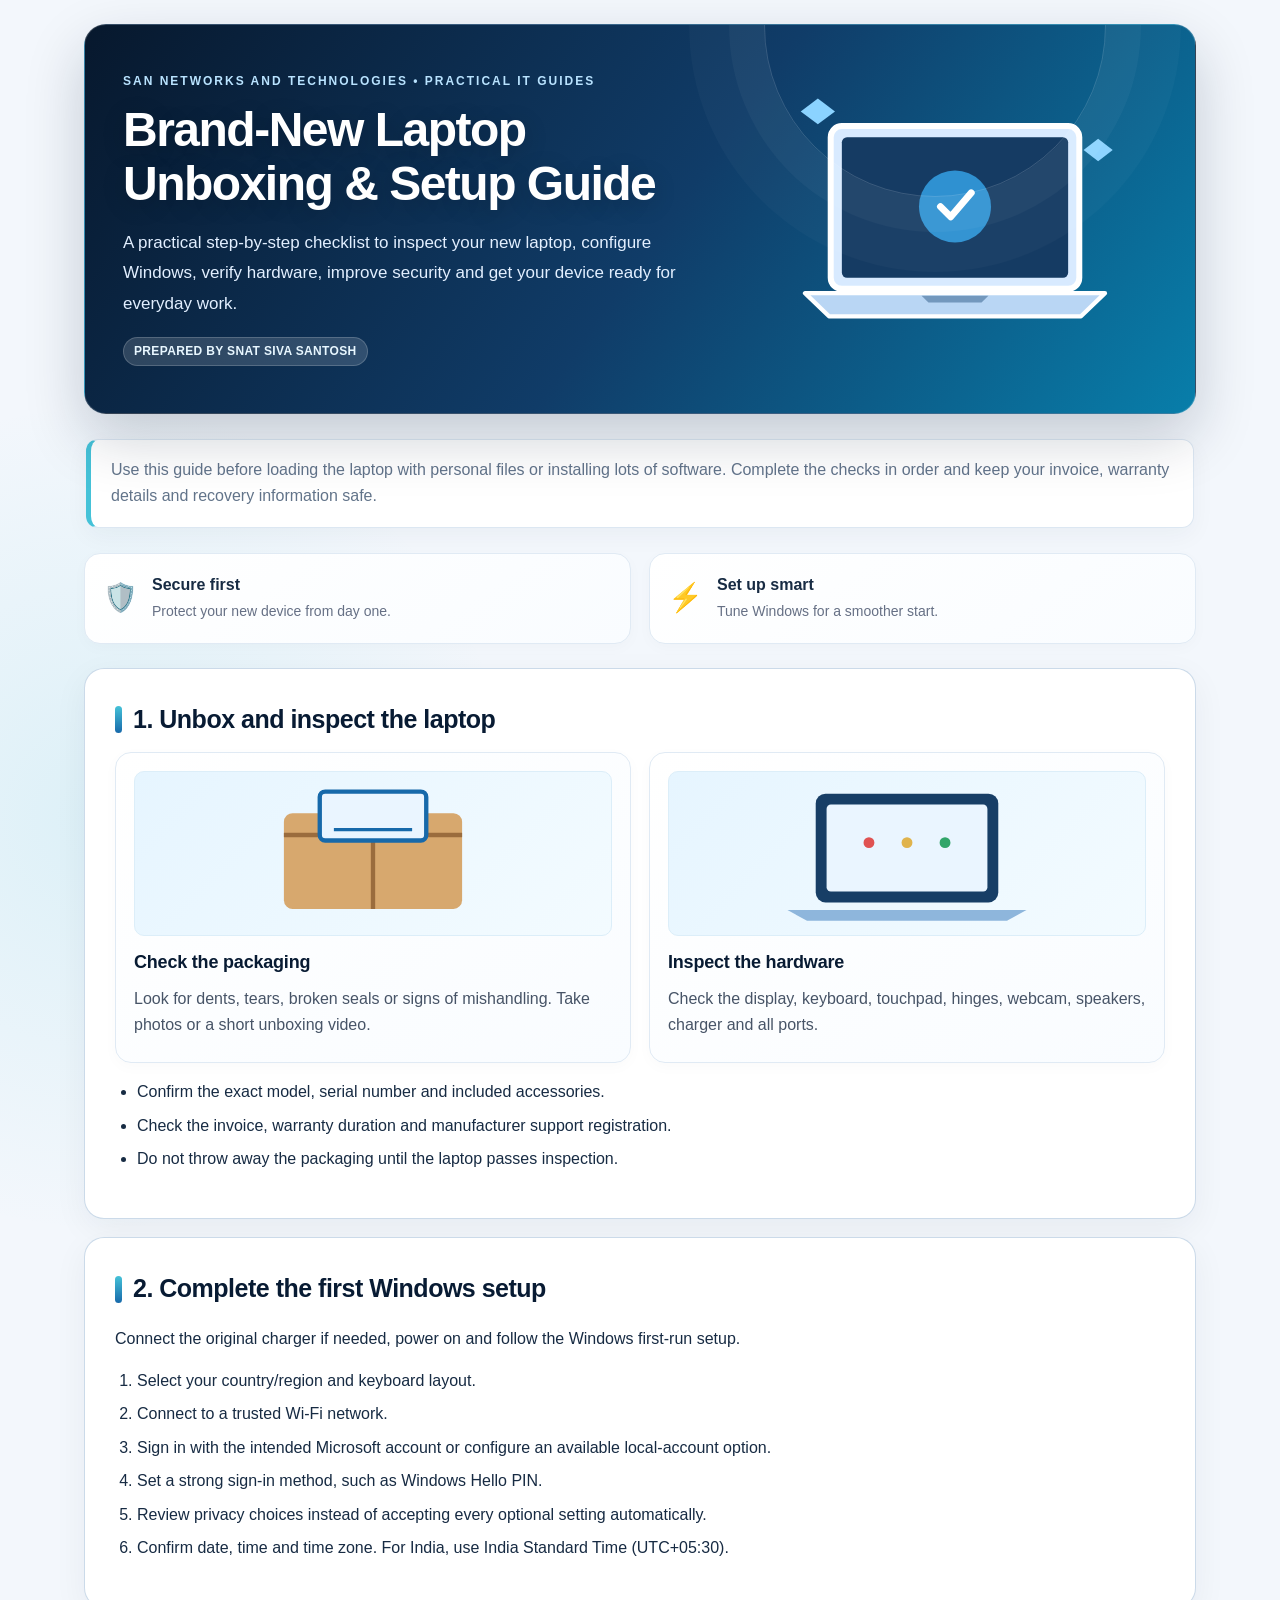
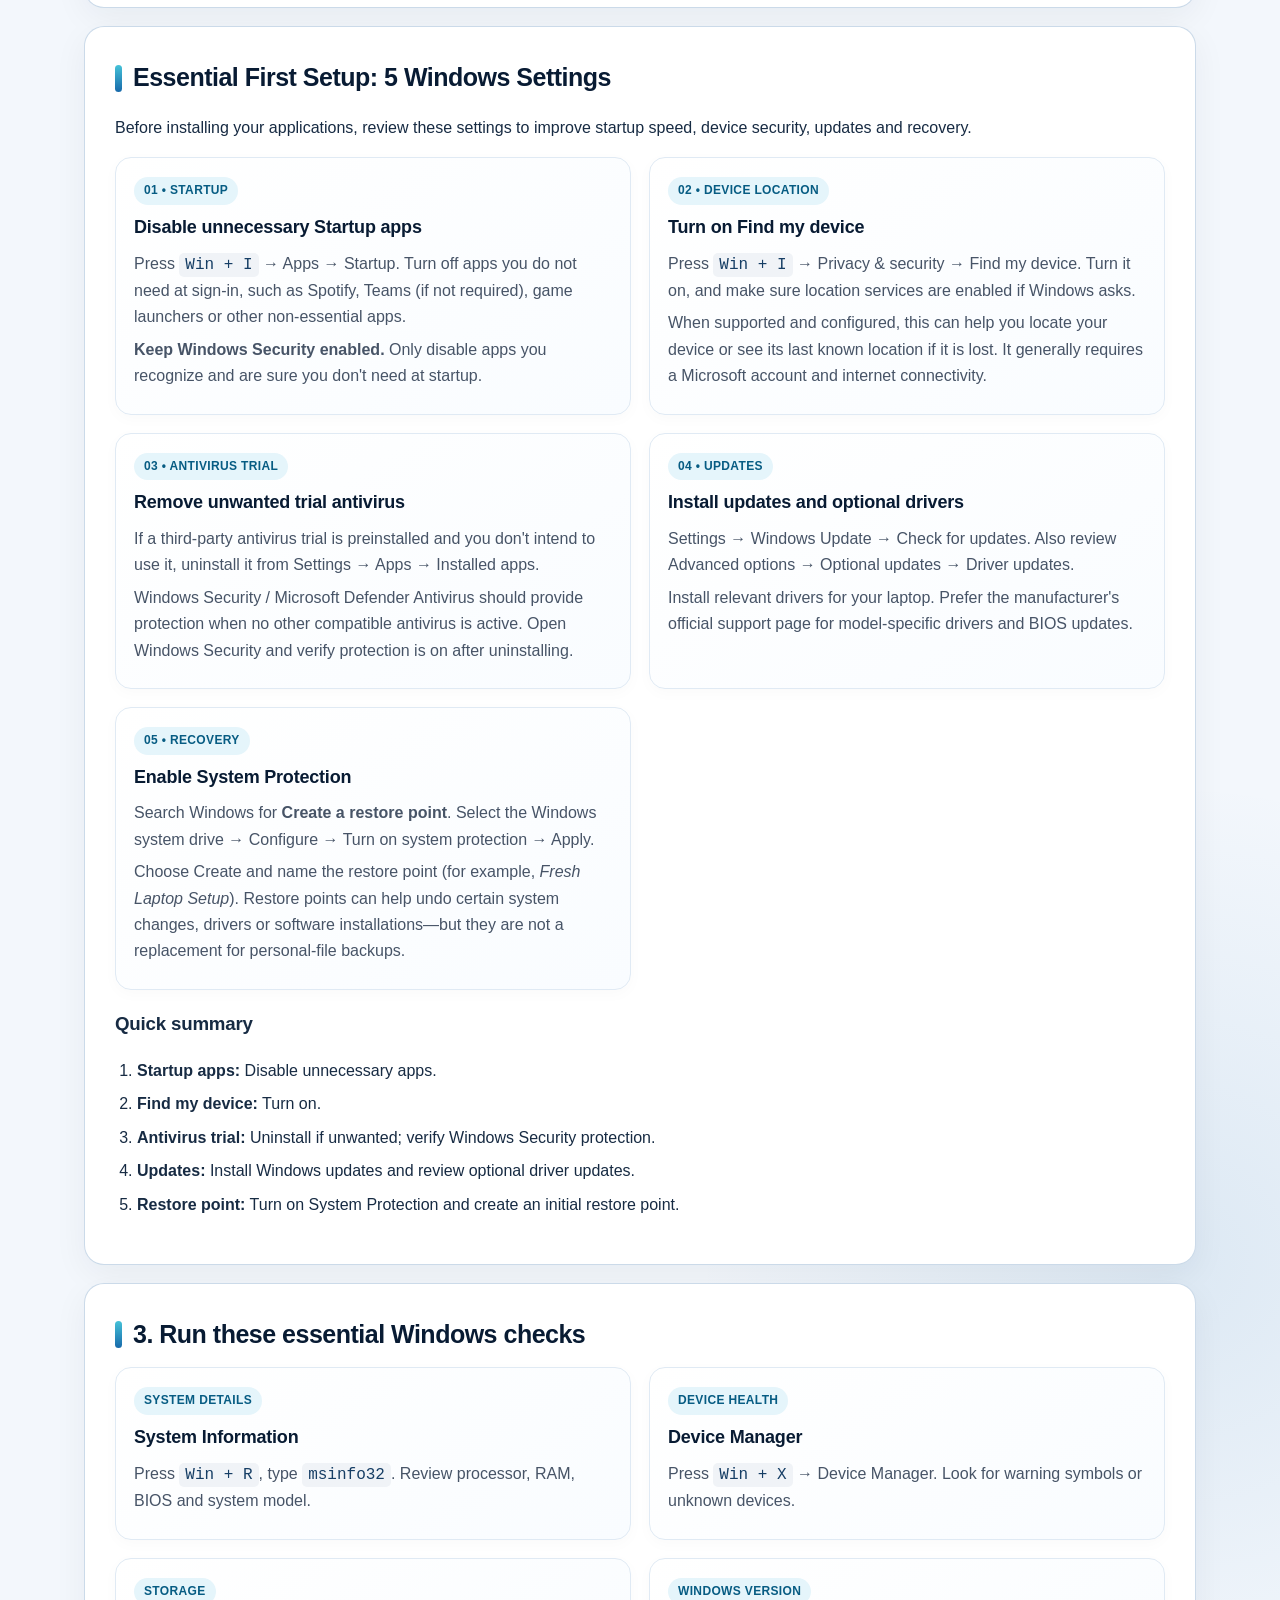
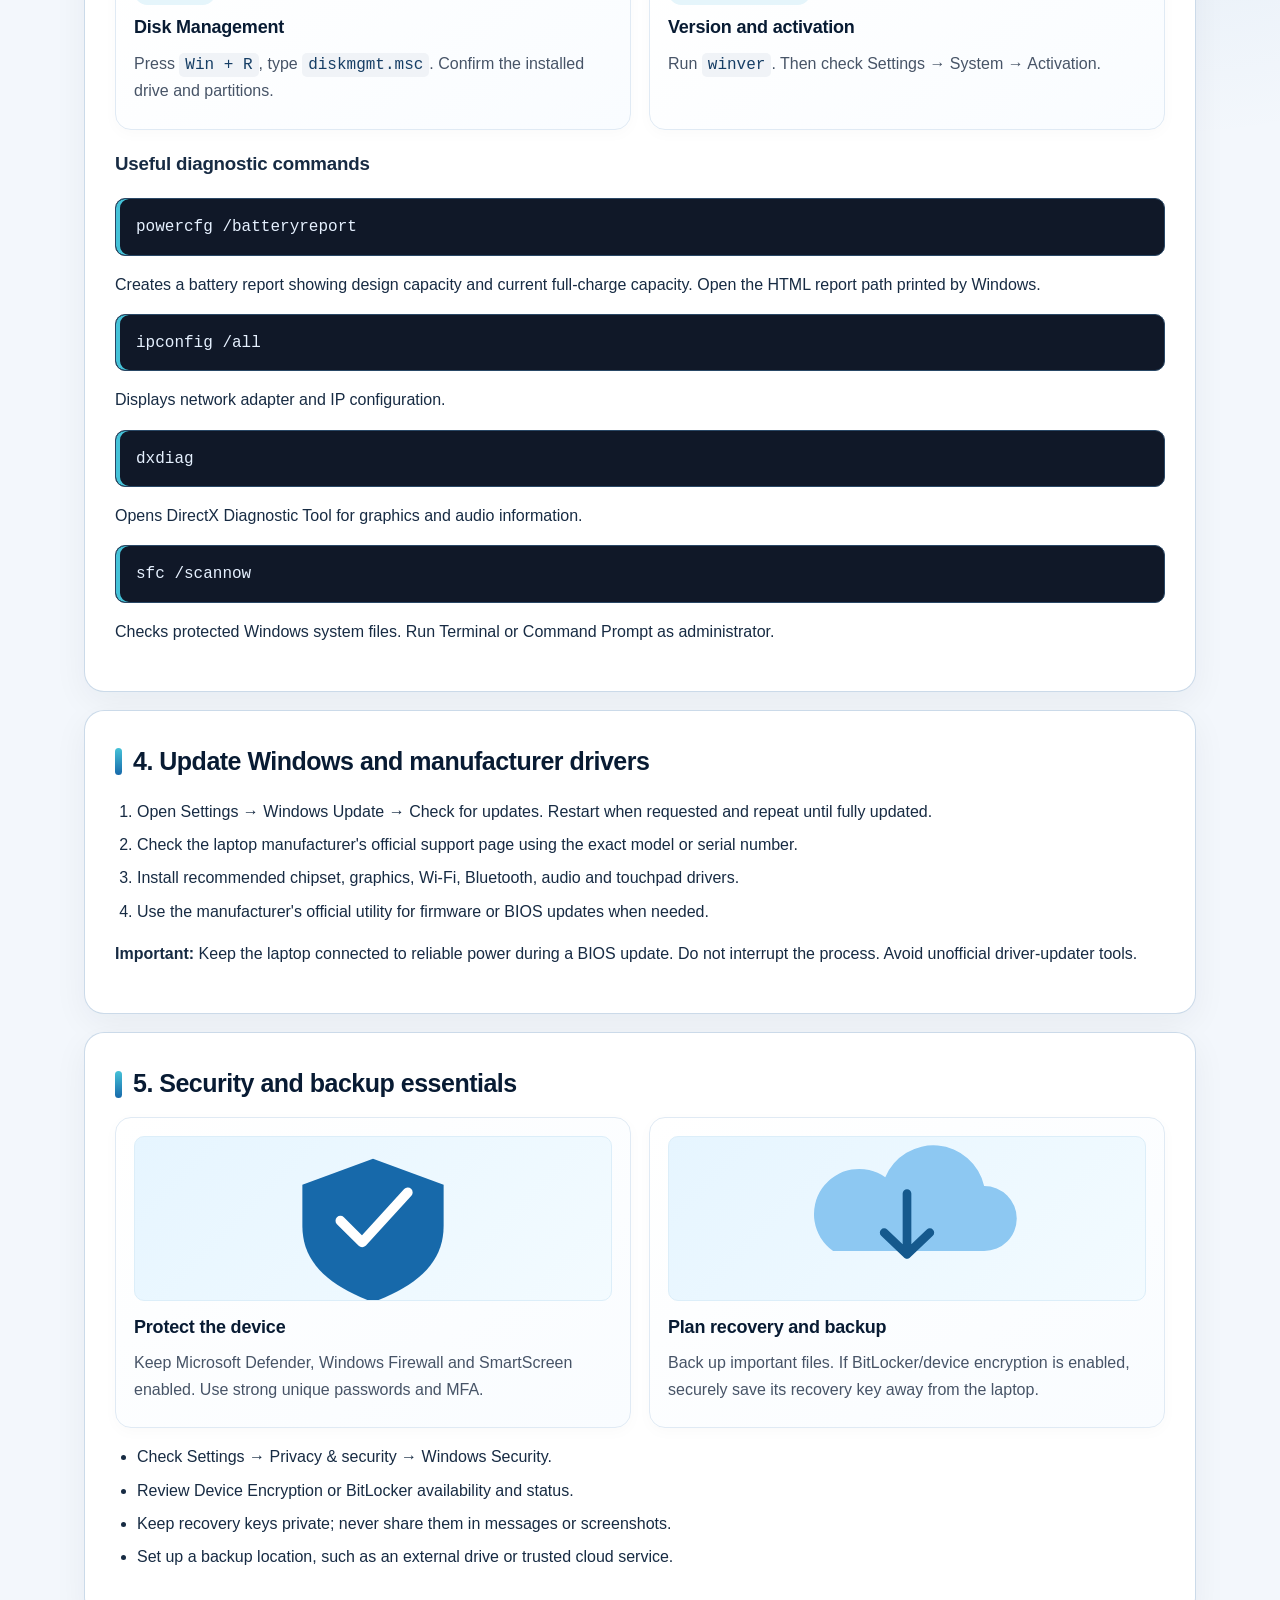
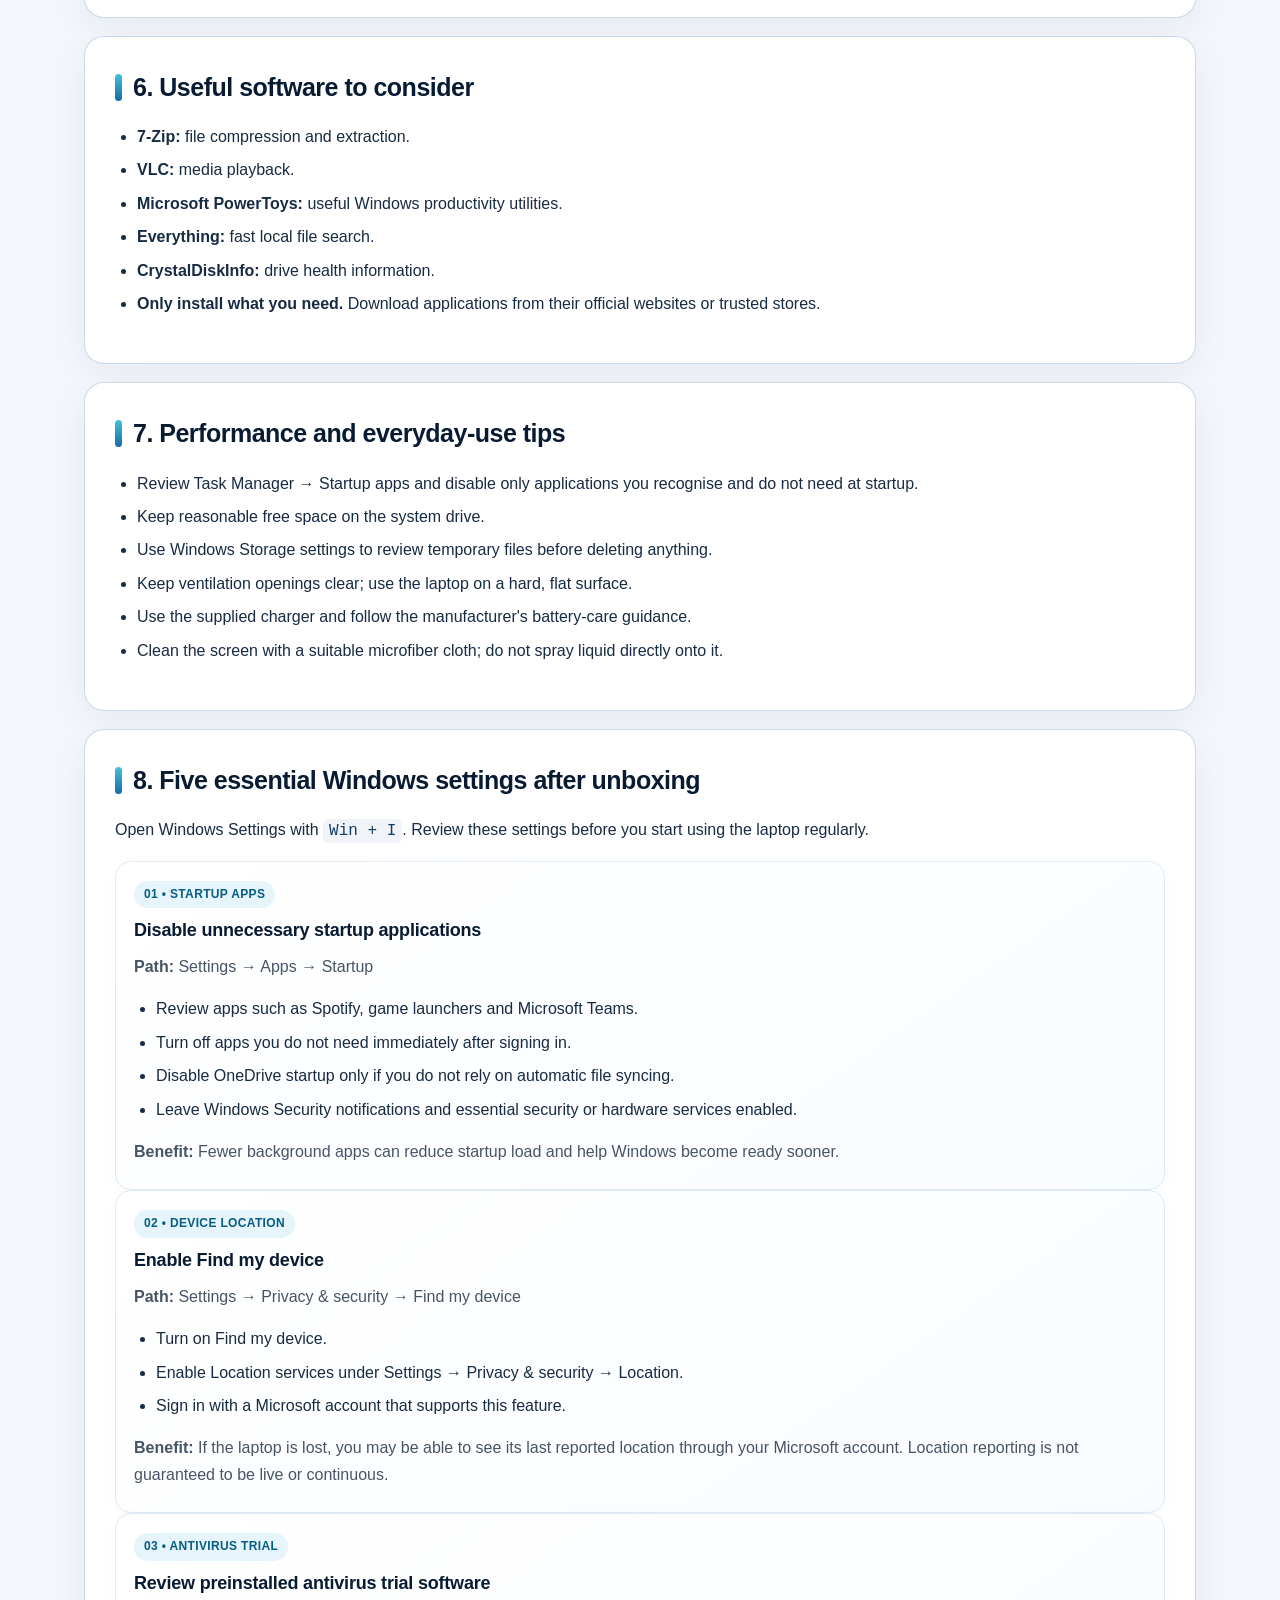
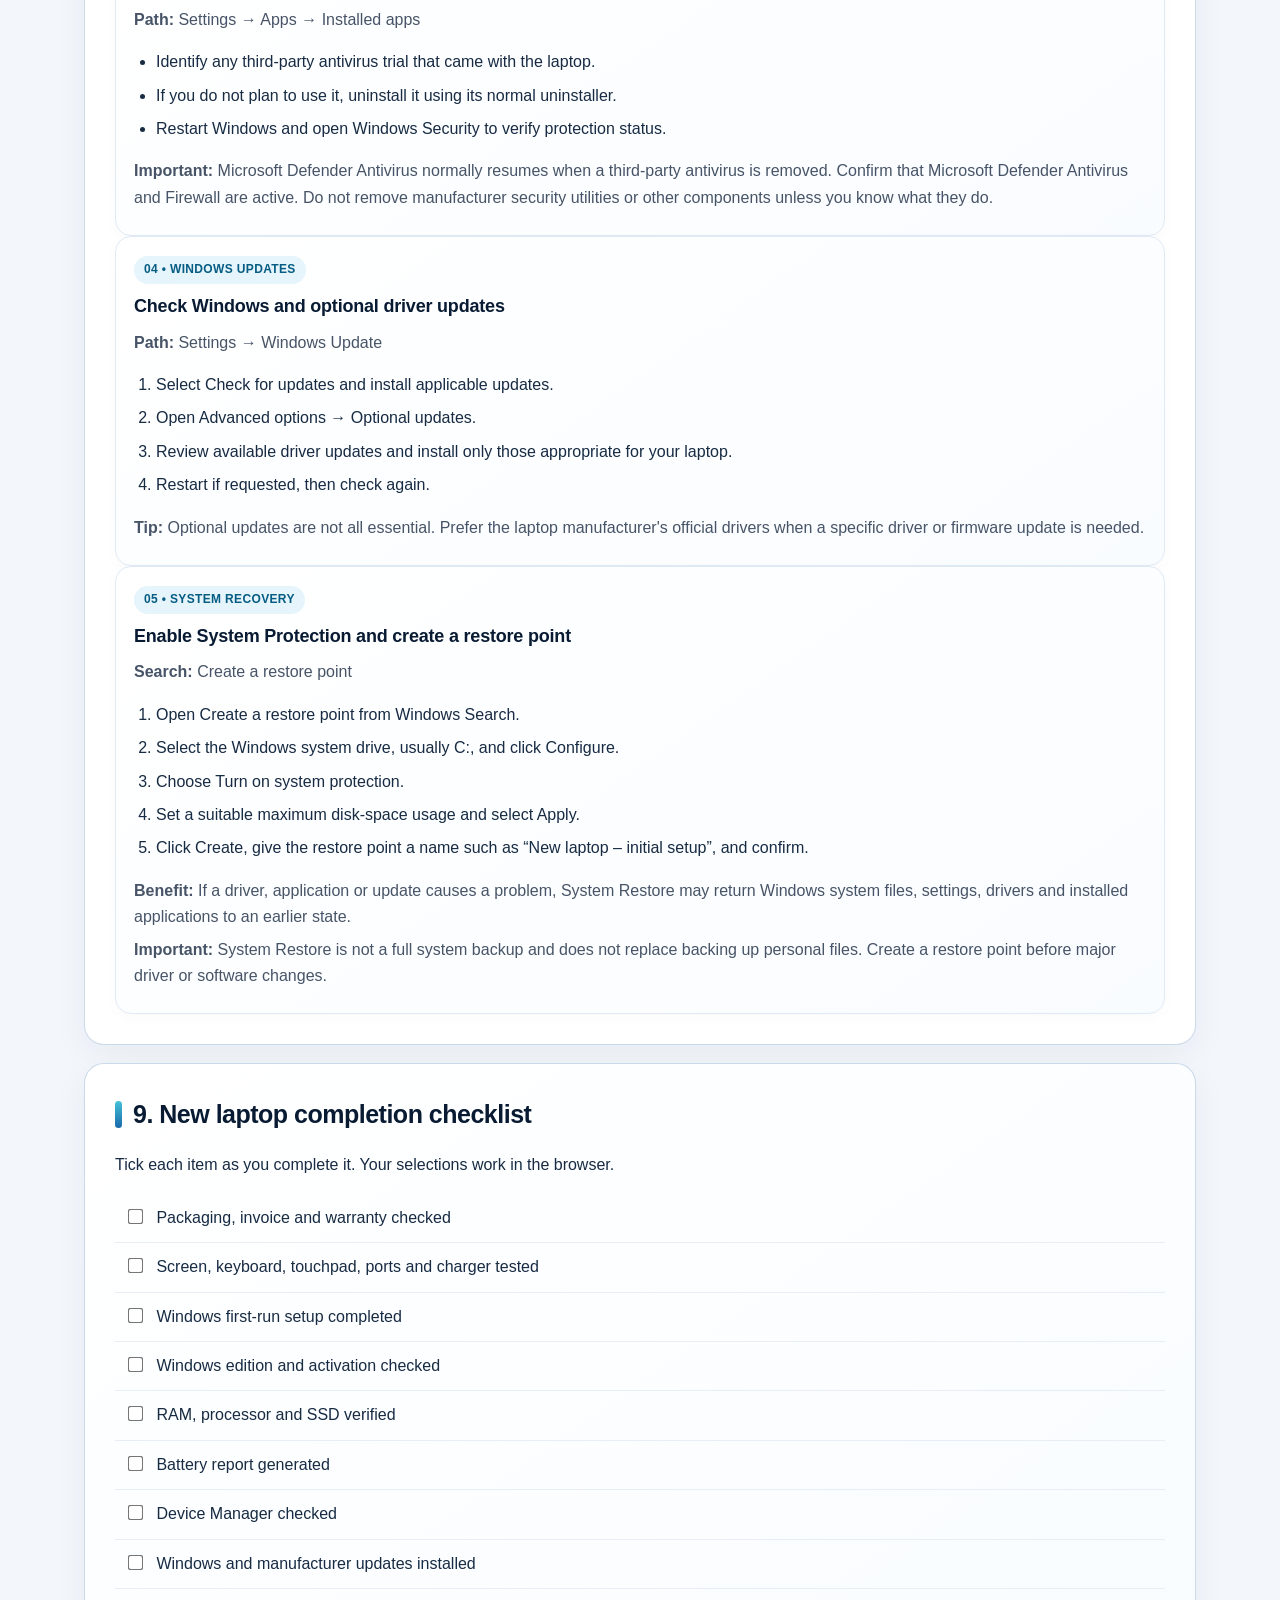
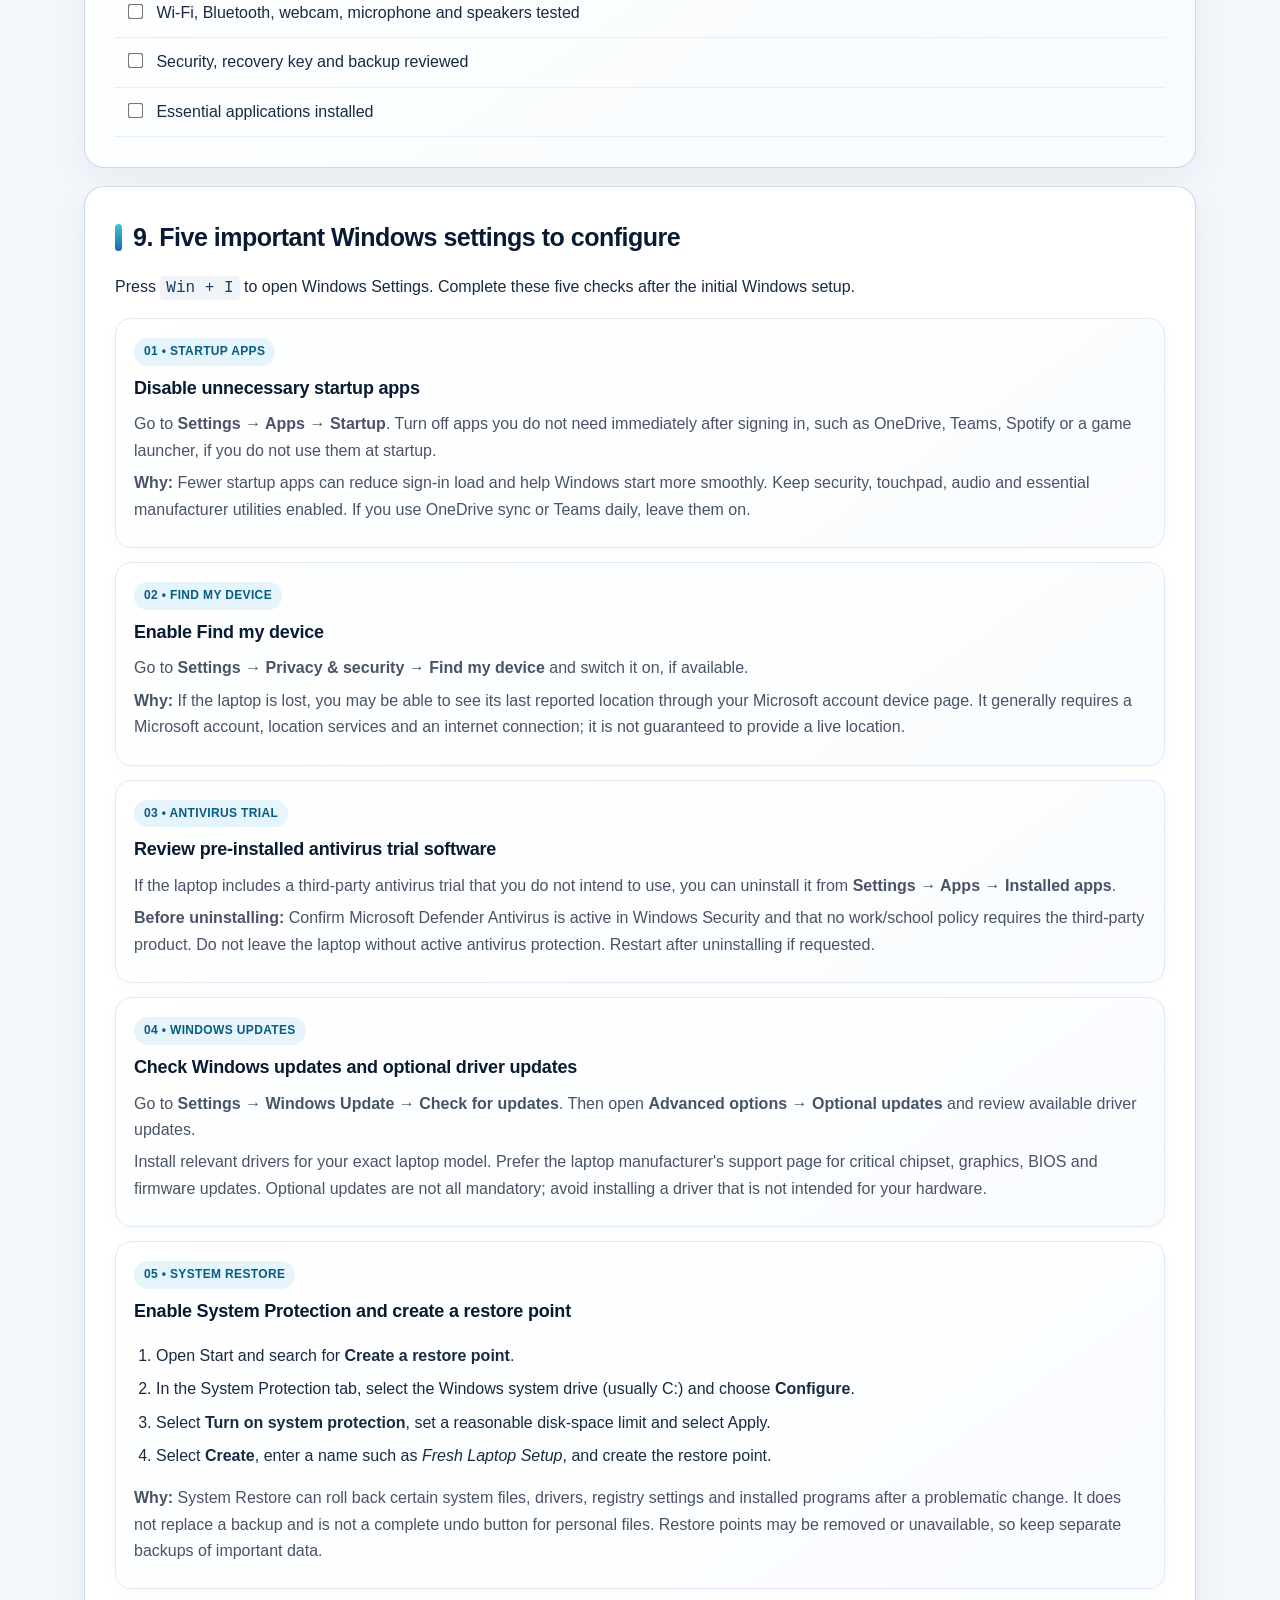
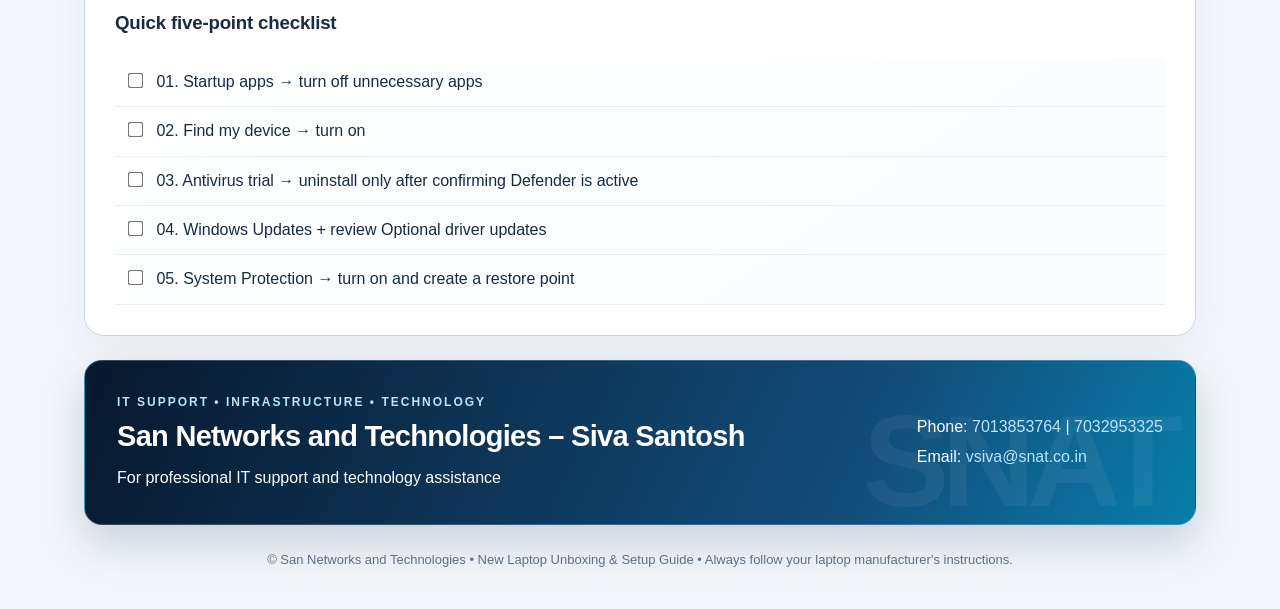
<file: 2026/November/25/New_Laptop_Guide/index.html>
<!DOCTYPE html>
<html lang="en">
<head>
<meta charset="UTF-8">
<meta name="viewport" content="width=device-width, initial-scale=1.0">
<meta name="description" content="New laptop unboxing, Windows setup, security and maintenance guide by SNAT Siva Santosh.">
<title>New Laptop Unboxing & Setup Guide | SNAT</title>
    <link rel="stylesheet" href="style.css">

</head>
<body>
<div class="wrap">
<header class="hero">
 <div><div class="eyebrow">SAN NETWORKS AND TECHNOLOGIES • Practical IT Guides</div><h1>Brand-New Laptop<br>Unboxing & Setup Guide</h1>
 <p>A practical step-by-step checklist to inspect your new laptop, configure Windows, verify hardware, improve security and get your device ready for everyday work.</p>
 <span class="tag">Prepared by SNAT Siva Santosh</span></div>
 <svg class="hero-art" viewBox="0 0 420 300" role="img" aria-label="Illustration of a newly unboxed laptop">
  <rect x="65" y="42" width="290" height="190" rx="13" fill="#d8eaff" stroke="#fff" stroke-width="7"/>
  <rect x="78" y="55" width="264" height="164" rx="6" fill="#153b63"/>
  <circle cx="210" cy="136" r="42" fill="#2f91d1"/><path d="M193 136l12 12 24-28" fill="none" stroke="#fff" stroke-width="8" stroke-linecap="round" stroke-linejoin="round"/>
  <path d="M35 237h350l-28 27H63z" fill="#b9d6f4" stroke="#fff" stroke-width="5" stroke-linejoin="round"/>
  <path d="M171 240h78l-8 8h-62z" fill="#7398bd"/>
  <path d="M30 25l20-15 20 15-20 15z" fill="#8bd3ff"/><path d="M360 70l17-13 17 13-17 13z" fill="#8bd3ff"/>
 </svg>
</header>

<p class="intro">Use this guide before loading the laptop with personal files or installing lots of software. Complete the checks in order and keep your invoice, warranty details and recovery information safe.</p>


<div class="grid" style="margin:18px 0 24px">
 <div class="tip" style="display:flex;align-items:center;gap:14px">
  <div style="font-size:28px">🛡️</div><div><strong>Secure first</strong><br><span style="color:#667085;font-size:14px">Protect your new device from day one.</span></div>
 </div>
 <div class="tip" style="display:flex;align-items:center;gap:14px">
  <div style="font-size:28px">⚡</div><div><strong>Set up smart</strong><br><span style="color:#667085;font-size:14px">Tune Windows for a smoother start.</span></div>
 </div>
</div>
<section class="section">
<h2>1. Unbox and inspect the laptop</h2>
<div class="grid">
 <div class="tip">
  <svg class="illus" viewBox="0 0 320 150" role="img" aria-label="Laptop box and accessories illustration"><rect x="78" y="38" width="164" height="88" rx="8" fill="#d7a86e"/><path d="M78 58h164M160 38v88" stroke="#9a6c3d" stroke-width="4"/><rect x="111" y="18" width="98" height="45" rx="5" fill="#eaf5ff" stroke="#1769aa" stroke-width="4"/><path d="M124 53h72" stroke="#1769aa" stroke-width="3"/></svg>
  <h3>Check the packaging</h3><p>Look for dents, tears, broken seals or signs of mishandling. Take photos or a short unboxing video.</p>
 </div>
 <div class="tip">
  <svg class="illus" viewBox="0 0 320 150" role="img" aria-label="Laptop display inspection illustration"><rect x="76" y="20" width="168" height="100" rx="9" fill="#173e66"/><rect x="86" y="30" width="148" height="80" rx="4" fill="#eaf5ff"/><circle cx="125" cy="65" r="5" fill="#e05252"/><circle cx="160" cy="65" r="5" fill="#e0b34c"/><circle cx="195" cy="65" r="5" fill="#32a56a"/><path d="M50 127h220l-18 10H68z" fill="#8eb6dc"/></svg>
  <h3>Inspect the hardware</h3><p>Check the display, keyboard, touchpad, hinges, webcam, speakers, charger and all ports.</p>
 </div>
</div>
<ul>
<li>Confirm the exact model, serial number and included accessories.</li>
<li>Check the invoice, warranty duration and manufacturer support registration.</li>
<li>Do not throw away the packaging until the laptop passes inspection.</li>
</ul>
</section>

<section class="section">
<h2>2. Complete the first Windows setup</h2>
<p>Connect the original charger if needed, power on and follow the Windows first-run setup.</p>
<ol>
<li>Select your country/region and keyboard layout.</li>
<li>Connect to a trusted Wi-Fi network.</li>
<li>Sign in with the intended Microsoft account or configure an available local-account option.</li>
<li>Set a strong sign-in method, such as Windows Hello PIN.</li>
<li>Review privacy choices instead of accepting every optional setting automatically.</li>
<li>Confirm date, time and time zone. For India, use India Standard Time (UTC+05:30).</li>
</ol>
</section>


<section class="section">
<h2>Essential First Setup: 5 Windows Settings</h2>
<p>Before installing your applications, review these settings to improve startup speed, device security, updates and recovery.</p>
<div class="grid">
 <div class="tip">
  <span class="tag">01 • Startup</span>
  <h3>Disable unnecessary Startup apps</h3>
  <p>Press <code>Win + I</code> → Apps → Startup. Turn off apps you do not need at sign-in, such as Spotify, Teams (if not required), game launchers or other non-essential apps.</p>
  <p><strong>Keep Windows Security enabled.</strong> Only disable apps you recognize and are sure you don't need at startup.</p>
 </div>
 <div class="tip">
  <span class="tag">02 • Device location</span>
  <h3>Turn on Find my device</h3>
  <p>Press <code>Win + I</code> → Privacy &amp; security → Find my device. Turn it on, and make sure location services are enabled if Windows asks.</p>
  <p>When supported and configured, this can help you locate your device or see its last known location if it is lost. It generally requires a Microsoft account and internet connectivity.</p>
 </div>
 <div class="tip">
  <span class="tag">03 • Antivirus trial</span>
  <h3>Remove unwanted trial antivirus</h3>
  <p>If a third-party antivirus trial is preinstalled and you don't intend to use it, uninstall it from Settings → Apps → Installed apps.</p>
  <p>Windows Security / Microsoft Defender Antivirus should provide protection when no other compatible antivirus is active. Open Windows Security and verify protection is on after uninstalling.</p>
 </div>
 <div class="tip">
  <span class="tag">04 • Updates</span>
  <h3>Install updates and optional drivers</h3>
  <p>Settings → Windows Update → Check for updates. Also review Advanced options → Optional updates → Driver updates.</p>
  <p>Install relevant drivers for your laptop. Prefer the manufacturer's official support page for model-specific drivers and BIOS updates.</p>
 </div>
 <div class="tip">
  <span class="tag">05 • Recovery</span>
  <h3>Enable System Protection</h3>
  <p>Search Windows for <strong>Create a restore point</strong>. Select the Windows system drive → Configure → Turn on system protection → Apply.</p>
  <p>Choose Create and name the restore point (for example, <em>Fresh Laptop Setup</em>). Restore points can help undo certain system changes, drivers or software installations—but they are not a replacement for personal-file backups.</p>
 </div>
</div>
<h3>Quick summary</h3>
<ol>
<li><strong>Startup apps:</strong> Disable unnecessary apps.</li>
<li><strong>Find my device:</strong> Turn on.</li>
<li><strong>Antivirus trial:</strong> Uninstall if unwanted; verify Windows Security protection.</li>
<li><strong>Updates:</strong> Install Windows updates and review optional driver updates.</li>
<li><strong>Restore point:</strong> Turn on System Protection and create an initial restore point.</li>
</ol>
</section>

<section class="section">
<h2>3. Run these essential Windows checks</h2>
<div class="grid">
 <div class="tip"><span class="tag">System details</span><h3>System Information</h3><p>Press <code>Win + R</code>, type <code>msinfo32</code>. Review processor, RAM, BIOS and system model.</p></div>
 <div class="tip"><span class="tag">Device health</span><h3>Device Manager</h3><p>Press <code>Win + X</code> → Device Manager. Look for warning symbols or unknown devices.</p></div>
 <div class="tip"><span class="tag">Storage</span><h3>Disk Management</h3><p>Press <code>Win + R</code>, type <code>diskmgmt.msc</code>. Confirm the installed drive and partitions.</p></div>
 <div class="tip"><span class="tag">Windows version</span><h3>Version and activation</h3><p>Run <code>winver</code>. Then check Settings → System → Activation.</p></div>
</div>
<h3>Useful diagnostic commands</h3>
<div class="cmd"><code>powercfg /batteryreport</code></div>
<p>Creates a battery report showing design capacity and current full-charge capacity. Open the HTML report path printed by Windows.</p>
<div class="cmd"><code>ipconfig /all</code></div><p>Displays network adapter and IP configuration.</p>
<div class="cmd"><code>dxdiag</code></div><p>Opens DirectX Diagnostic Tool for graphics and audio information.</p>
<div class="cmd"><code>sfc /scannow</code></div><p>Checks protected Windows system files. Run Terminal or Command Prompt as administrator.</p>
</section>

<section class="section">
<h2>4. Update Windows and manufacturer drivers</h2>
<ol>
<li>Open Settings → Windows Update → Check for updates. Restart when requested and repeat until fully updated.</li>
<li>Check the laptop manufacturer's official support page using the exact model or serial number.</li>
<li>Install recommended chipset, graphics, Wi-Fi, Bluetooth, audio and touchpad drivers.</li>
<li>Use the manufacturer's official utility for firmware or BIOS updates when needed.</li>
</ol>
<p><strong>Important:</strong> Keep the laptop connected to reliable power during a BIOS update. Do not interrupt the process. Avoid unofficial driver-updater tools.</p>
</section>

<section class="section">
<h2>5. Security and backup essentials</h2>
<div class="grid">
 <div class="tip">
  <svg class="illus" viewBox="0 0 320 150" role="img" aria-label="Shield security illustration"><path d="M160 20l65 24v38c0 34-25 55-65 70-40-15-65-36-65-70V44z" fill="#1769aa"/><path d="M130 77l20 20 42-46" fill="none" stroke="white" stroke-width="9" stroke-linecap="round" stroke-linejoin="round"/></svg>
  <h3>Protect the device</h3><p>Keep Microsoft Defender, Windows Firewall and SmartScreen enabled. Use strong unique passwords and MFA.</p>
 </div>
 <div class="tip">
  <svg class="illus" viewBox="0 0 320 150" role="img" aria-label="Cloud backup illustration"><path d="M92 105h139a30 30 0 0 0 0-60 48 48 0 0 0-91-8 36 36 0 0 0-48 68z" fill="#8dc8f2"/><path d="M160 52v56m-21-20l21 20 21-20" fill="none" stroke="#15598d" stroke-width="8" stroke-linecap="round" stroke-linejoin="round"/></svg>
  <h3>Plan recovery and backup</h3><p>Back up important files. If BitLocker/device encryption is enabled, securely save its recovery key away from the laptop.</p>
 </div>
</div>
<ul>
<li>Check Settings → Privacy & security → Windows Security.</li>
<li>Review Device Encryption or BitLocker availability and status.</li>
<li>Keep recovery keys private; never share them in messages or screenshots.</li>
<li>Set up a backup location, such as an external drive or trusted cloud service.</li>
</ul>
</section>

<section class="section">
<h2>6. Useful software to consider</h2>
<ul>
<li><strong>7-Zip:</strong> file compression and extraction.</li>
<li><strong>VLC:</strong> media playback.</li>
<li><strong>Microsoft PowerToys:</strong> useful Windows productivity utilities.</li>
<li><strong>Everything:</strong> fast local file search.</li>
<li><strong>CrystalDiskInfo:</strong> drive health information.</li>
<li><strong>Only install what you need.</strong> Download applications from their official websites or trusted stores.</li>
</ul>
</section>

<section class="section">
<h2>7. Performance and everyday-use tips</h2>
<ul>
<li>Review Task Manager → Startup apps and disable only applications you recognise and do not need at startup.</li>
<li>Keep reasonable free space on the system drive.</li>
<li>Use Windows Storage settings to review temporary files before deleting anything.</li>
<li>Keep ventilation openings clear; use the laptop on a hard, flat surface.</li>
<li>Use the supplied charger and follow the manufacturer's battery-care guidance.</li>
<li>Clean the screen with a suitable microfiber cloth; do not spray liquid directly onto it.</li>
</ul>
</section>


<section class="section">
<h2>8. Five essential Windows settings after unboxing</h2>
<p>Open Windows Settings with <code>Win + I</code>. Review these settings before you start using the laptop regularly.</p>

<div class="tip">
 <span class="tag">01 • Startup apps</span>
 <h3>Disable unnecessary startup applications</h3>
 <p><strong>Path:</strong> Settings → Apps → Startup</p>
 <ul>
  <li>Review apps such as Spotify, game launchers and Microsoft Teams.</li>
  <li>Turn off apps you do not need immediately after signing in.</li>
  <li>Disable OneDrive startup only if you do not rely on automatic file syncing.</li>
  <li>Leave Windows Security notifications and essential security or hardware services enabled.</li>
 </ul>
 <p><strong>Benefit:</strong> Fewer background apps can reduce startup load and help Windows become ready sooner.</p>
</div>

<div class="tip">
 <span class="tag">02 • Device location</span>
 <h3>Enable Find my device</h3>
 <p><strong>Path:</strong> Settings → Privacy &amp; security → Find my device</p>
 <ul>
  <li>Turn on Find my device.</li>
  <li>Enable Location services under Settings → Privacy &amp; security → Location.</li>
  <li>Sign in with a Microsoft account that supports this feature.</li>
 </ul>
 <p><strong>Benefit:</strong> If the laptop is lost, you may be able to see its last reported location through your Microsoft account. Location reporting is not guaranteed to be live or continuous.</p>
</div>

<div class="tip">
 <span class="tag">03 • Antivirus trial</span>
 <h3>Review preinstalled antivirus trial software</h3>
 <p><strong>Path:</strong> Settings → Apps → Installed apps</p>
 <ul>
  <li>Identify any third-party antivirus trial that came with the laptop.</li>
  <li>If you do not plan to use it, uninstall it using its normal uninstaller.</li>
  <li>Restart Windows and open Windows Security to verify protection status.</li>
 </ul>
 <p><strong>Important:</strong> Microsoft Defender Antivirus normally resumes when a third-party antivirus is removed. Confirm that Microsoft Defender Antivirus and Firewall are active. Do not remove manufacturer security utilities or other components unless you know what they do.</p>
</div>

<div class="tip">
 <span class="tag">04 • Windows updates</span>
 <h3>Check Windows and optional driver updates</h3>
 <p><strong>Path:</strong> Settings → Windows Update</p>
 <ol>
  <li>Select Check for updates and install applicable updates.</li>
  <li>Open Advanced options → Optional updates.</li>
  <li>Review available driver updates and install only those appropriate for your laptop.</li>
  <li>Restart if requested, then check again.</li>
 </ol>
 <p><strong>Tip:</strong> Optional updates are not all essential. Prefer the laptop manufacturer's official drivers when a specific driver or firmware update is needed.</p>
</div>

<div class="tip">
 <span class="tag">05 • System recovery</span>
 <h3>Enable System Protection and create a restore point</h3>
 <p><strong>Search:</strong> Create a restore point</p>
 <ol>
  <li>Open Create a restore point from Windows Search.</li>
  <li>Select the Windows system drive, usually C:, and click Configure.</li>
  <li>Choose Turn on system protection.</li>
  <li>Set a suitable maximum disk-space usage and select Apply.</li>
  <li>Click Create, give the restore point a name such as “New laptop – initial setup”, and confirm.</li>
 </ol>
 <p><strong>Benefit:</strong> If a driver, application or update causes a problem, System Restore may return Windows system files, settings, drivers and installed applications to an earlier state.</p>
 <p><strong>Important:</strong> System Restore is not a full system backup and does not replace backing up personal files. Create a restore point before major driver or software changes.</p>
</div>
</section>

<section class="section checklist">
<h2>9. New laptop completion checklist</h2>
<p>Tick each item as you complete it. Your selections work in the browser.</p>
<label><input type="checkbox"> Packaging, invoice and warranty checked</label>
<label><input type="checkbox"> Screen, keyboard, touchpad, ports and charger tested</label>
<label><input type="checkbox"> Windows first-run setup completed</label>
<label><input type="checkbox"> Windows edition and activation checked</label>
<label><input type="checkbox"> RAM, processor and SSD verified</label>
<label><input type="checkbox"> Battery report generated</label>
<label><input type="checkbox"> Device Manager checked</label>
<label><input type="checkbox"> Windows and manufacturer updates installed</label>
<label><input type="checkbox"> Wi-Fi, Bluetooth, webcam, microphone and speakers tested</label>
<label><input type="checkbox"> Security, recovery key and backup reviewed</label>
<label><input type="checkbox"> Essential applications installed</label>
</section>


<section class="section">
<h2>9. Five important Windows settings to configure</h2>
<p>Press <code>Win + I</code> to open Windows Settings. Complete these five checks after the initial Windows setup.</p>

<div class="tip">
 <span class="tag">01 • Startup apps</span>
 <h3>Disable unnecessary startup apps</h3>
 <p>Go to <strong>Settings → Apps → Startup</strong>. Turn off apps you do not need immediately after signing in, such as OneDrive, Teams, Spotify or a game launcher, if you do not use them at startup.</p>
 <p><strong>Why:</strong> Fewer startup apps can reduce sign-in load and help Windows start more smoothly. Keep security, touchpad, audio and essential manufacturer utilities enabled. If you use OneDrive sync or Teams daily, leave them on.</p>
</div>

<div class="tip" style="margin-top:14px">
 <span class="tag">02 • Find my device</span>
 <h3>Enable Find my device</h3>
 <p>Go to <strong>Settings → Privacy & security → Find my device</strong> and switch it on, if available.</p>
 <p><strong>Why:</strong> If the laptop is lost, you may be able to see its last reported location through your Microsoft account device page. It generally requires a Microsoft account, location services and an internet connection; it is not guaranteed to provide a live location.</p>
</div>

<div class="tip" style="margin-top:14px">
 <span class="tag">03 • Antivirus trial</span>
 <h3>Review pre-installed antivirus trial software</h3>
 <p>If the laptop includes a third-party antivirus trial that you do not intend to use, you can uninstall it from <strong>Settings → Apps → Installed apps</strong>.</p>
 <p><strong>Before uninstalling:</strong> Confirm Microsoft Defender Antivirus is active in Windows Security and that no work/school policy requires the third-party product. Do not leave the laptop without active antivirus protection. Restart after uninstalling if requested.</p>
</div>

<div class="tip" style="margin-top:14px">
 <span class="tag">04 • Windows updates</span>
 <h3>Check Windows updates and optional driver updates</h3>
 <p>Go to <strong>Settings → Windows Update → Check for updates</strong>. Then open <strong>Advanced options → Optional updates</strong> and review available driver updates.</p>
 <p>Install relevant drivers for your exact laptop model. Prefer the laptop manufacturer's support page for critical chipset, graphics, BIOS and firmware updates. Optional updates are not all mandatory; avoid installing a driver that is not intended for your hardware.</p>
</div>

<div class="tip" style="margin-top:14px">
 <span class="tag">05 • System Restore</span>
 <h3>Enable System Protection and create a restore point</h3>
 <ol>
  <li>Open Start and search for <strong>Create a restore point</strong>.</li>
  <li>In the System Protection tab, select the Windows system drive (usually C:) and choose <strong>Configure</strong>.</li>
  <li>Select <strong>Turn on system protection</strong>, set a reasonable disk-space limit and select Apply.</li>
  <li>Select <strong>Create</strong>, enter a name such as <em>Fresh Laptop Setup</em>, and create the restore point.</li>
 </ol>
 <p><strong>Why:</strong> System Restore can roll back certain system files, drivers, registry settings and installed programs after a problematic change. It does not replace a backup and is not a complete undo button for personal files. Restore points may be removed or unavailable, so keep separate backups of important data.</p>
</div>

<h3>Quick five-point checklist</h3>
<div class="checklist">
 <label><input type="checkbox"> 01. Startup apps → turn off unnecessary apps</label>
 <label><input type="checkbox"> 02. Find my device → turn on</label>
 <label><input type="checkbox"> 03. Antivirus trial → uninstall only after confirming Defender is active</label>
 <label><input type="checkbox"> 04. Windows Updates + review Optional driver updates</label>
 <label><input type="checkbox"> 05. System Protection → turn on and create a restore point</label>
</div>
</section>

<footer class="contact">
 <div><div class="eyebrow">IT Support • Infrastructure • Technology</div><h2>San Networks and Technologies – Siva Santosh</h2><div>For professional IT support and technology assistance</div></div>
 <div class="contact-details">
  <div>Phone: <a href="tel:+917013853764">7013853764</a> | <a href="tel:+917032953325">7032953325</a></div>
  <div>Email: <a href="mailto:vsiva@snat.co.in">vsiva@snat.co.in</a></div>
 </div>
</footer>
<div class="footer">© San Networks and Technologies • New Laptop Unboxing & Setup Guide • Always follow your laptop manufacturer's instructions.</div>
</div>

    <script src="script.js" defer></script>

</body>
</html>
</file>
<file: 2026/November/25/New_Laptop_Guide/style.css>
:root{--navy:#10233f;--blue:#1769aa;--cyan:#eaf5ff;--ink:#1d2939;--muted:#667085;--line:#e5eaf0;--bg:#f5f8fc}
*{box-sizing:border-box}body{margin:0;background:var(--bg);color:var(--ink);font:16px/1.65 Arial,Helvetica,sans-serif}
.wrap{max-width:1100px;margin:auto;padding:24px}.hero{background:linear-gradient(125deg,#10233f,#1769aa);color:#fff;border-radius:22px;padding:38px;display:grid;grid-template-columns:1.2fr .8fr;gap:24px;align-items:center;overflow:hidden}
.eyebrow{letter-spacing:2px;text-transform:uppercase;font-size:12px;font-weight:bold;color:#b9e3ff}.hero h1{font-size:clamp(30px,5vw,48px);line-height:1.12;margin:12px 0}.hero p{color:#e2efff;max-width:620px}.hero-art{width:100%;max-width:360px;justify-self:center}
h2{font-size:25px;color:var(--navy);margin:0 0 12px}.intro{color:var(--muted);margin:25px 2px}.section{background:#fff;border:1px solid var(--line);border-radius:16px;padding:24px;margin:18px 0;box-shadow:0 5px 20px #10233f08}
.grid{display:grid;grid-template-columns:repeat(2,minmax(0,1fr));gap:16px}.tip{border:1px solid var(--line);border-radius:12px;padding:16px;background:#fff}.tip h3{margin:8px 0;color:var(--navy);font-size:18px}.tip p{margin:6px 0;color:#475467}.illus{width:100%;height:150px;background:var(--cyan);border-radius:10px;display:block;margin-bottom:12px}
ul,ol{padding-left:22px}li{margin:7px 0}.tag{display:inline-block;background:#e8f3ff;color:#14558d;padding:4px 10px;border-radius:99px;font-size:12px;font-weight:bold}
code{background:#f0f3f7;padding:3px 6px;border-radius:5px;color:#163e65;overflow-wrap:anywhere}.cmd{background:#101828;color:#e6f1ff;padding:14px;border-radius:10px;overflow:auto;margin:10px 0}.cmd code{background:none;color:inherit}
.checklist label{display:block;padding:8px 0;border-bottom:1px solid #eef1f5}.checklist input{margin-right:10px;transform:scale(1.15)}
.contact{background:#10233f;color:white;border-radius:18px;padding:26px;margin-top:24px;display:flex;justify-content:space-between;gap:20px;align-items:center;flex-wrap:wrap}.contact h2{color:white;margin-bottom:5px}.contact a{color:#b9e3ff;text-decoration:none}.contact a:hover{text-decoration:underline}.contact-details{line-height:1.9}.footer{text-align:center;color:var(--muted);font-size:13px;padding:20px}
@media(max-width:720px){.wrap{padding:14px}.hero{grid-template-columns:1fr;padding:26px}.hero-art{max-width:260px}.grid{grid-template-columns:1fr}.section{padding:18px}}
@media print{body{background:white}.wrap{max-width:none;padding:0}.section,.hero,.contact{break-inside:avoid;box-shadow:none}.checklist input{appearance:auto}}

/* SNAT animated experience */
html { scroll-behavior: smooth; }
@keyframes snatRise { from { opacity:0; transform:translateY(28px) scale(.985); } to { opacity:1; transform:translateY(0) scale(1); } }
@keyframes snatFloat { 0%,100% { transform:translateY(0) rotate(0); } 50% { transform:translateY(-13px) rotate(1.5deg); } }
@keyframes snatPulse { 0%,100% { box-shadow:0 0 0 0 rgba(141,211,255,0); } 50% { box-shadow:0 0 0 12px rgba(141,211,255,.15); } }
@keyframes snatShine { 0% { background-position: -200% 0; } 100% { background-position: 200% 0; } }
@keyframes snatBob { 0%,100% { transform:translateY(0); } 50% { transform:translateY(-5px); } }
.hero { position:relative; isolation:isolate; overflow:hidden; animation:snatRise .9s cubic-bezier(.2,.7,.2,1) both; }
.hero:after { content:""; position:absolute; inset:-40% auto -40% -45%; width:35%; z-index:-1; transform:skewX(-20deg); background:linear-gradient(90deg,transparent,rgba(255,255,255,.13),transparent); animation:snatShine 7s ease-in-out infinite; }
.hero-art { animation:snatFloat 4.5s ease-in-out infinite; }
.section { opacity:0; transform:translateY(24px); transition:opacity .7s ease, transform .7s ease; }
.section.is-visible { opacity:1; transform:translateY(0); }
.tip { transition:transform .28s ease, box-shadow .28s ease, border-color .28s ease; }
.tip:hover { transform:translateY(-6px); box-shadow:0 14px 30px rgba(16,35,63,.13); border-color:#9bc9ed; }
.tag { animation:snatBob 3s ease-in-out infinite; }
.contact { animation:snatPulse 4s ease-in-out infinite; }
.checklist label { transition:background .25s ease, padding-left .25s ease, color .25s ease; }
.checklist label:has(input:checked) { background:#effaf3; padding-left:12px; color:#276749; }
.checklist input { accent-color:#1769aa; transform:scale(1.18); }
.cmd { transition:transform .2s ease, box-shadow .2s ease; }
.cmd:hover { transform:translateX(4px); box-shadow:0 7px 18px rgba(16,24,40,.15); }
a { transition:opacity .2s ease, text-decoration-color .2s ease; }
a:hover { opacity:.78; }
@media (prefers-reduced-motion: reduce) {
 html { scroll-behavior:auto; }
 *, *::before, *::after { animation:none !important; transition:none !important; }
 .section { opacity:1; transform:none; }
}

/* Creative SNAT visual refresh */
:root{
 --navy:#081b33;--blue:#1769aa;--cyan:#dff4ff;--ink:#172b43;
 --muted:#62748a;--line:#dce7f2;--bg:#eef4fb;--accent:#45c2d8;
}
body{
 background:
  radial-gradient(circle at 8% 8%,rgba(69,194,216,.13),transparent 26rem),
  radial-gradient(circle at 92% 28%,rgba(23,105,170,.10),transparent 30rem),
  #f3f7fc;
}
.wrap{max-width:1160px}
.hero{
 min-height:390px;border:1px solid rgba(255,255,255,.18);
 background:linear-gradient(125deg,#07182d 0%,#103c68 52%,#087eaa 100%);
 box-shadow:0 24px 60px rgba(8,27,51,.20);
}
.hero:before{
 content:"";position:absolute;width:340px;height:340px;border:1px solid rgba(255,255,255,.16);
 border-radius:50%;right:8%;top:-170px;box-shadow:0 0 0 35px rgba(255,255,255,.035),0 0 0 75px rgba(255,255,255,.025);
 pointer-events:none;
}
.hero h1{letter-spacing:-1.5px;text-shadow:0 5px 24px rgba(0,0,0,.2)}
.hero p{font-size:17px;line-height:1.8}
.hero .tag{background:rgba(255,255,255,.15);color:#e8f7ff;border:1px solid rgba(255,255,255,.18)}
.intro{
 background:#fff;border:1px solid var(--line);border-left:5px solid var(--accent);
 border-radius:12px;padding:17px 20px;box-shadow:0 8px 25px rgba(16,35,63,.045)
}
.section{
 position:relative;border:1px solid rgba(190,209,228,.8);border-radius:20px;
 padding:clamp(20px,3vw,30px);box-shadow:0 10px 34px rgba(16,35,63,.055);
}
.section h2{display:flex;align-items:center;gap:11px;letter-spacing:-.5px}
.section h2:before{content:"";display:inline-block;width:7px;height:27px;border-radius:8px;background:linear-gradient(#45c2d8,#1769aa)}
.section h3{letter-spacing:-.2px}
.grid{gap:18px}
.tip{
 background:linear-gradient(145deg,#fff,#f9fcff);border:1px solid #e0eaf4;
 border-radius:16px;padding:18px;box-shadow:0 4px 15px rgba(16,35,63,.025)
}
.illus{height:165px;background:linear-gradient(135deg,#e6f5ff,#f3fbff);border:1px solid #dceef9}
.tag{background:#e5f5fb;color:#075c83;letter-spacing:.35px;text-transform:uppercase}
.cmd{border:1px solid #294765;box-shadow:inset 4px 0 0 #45c2d8}
.checklist{background:linear-gradient(145deg,#fff,#f8fcff)}
.checklist label{padding:11px 10px;border-bottom:1px solid #e8eef5}
.checklist label:hover{background:#f1f8fd}
.contact{
 position:relative;overflow:hidden;padding:32px;
 background:linear-gradient(115deg,#07182d,#124d7b 70%,#087eaa);
 border:1px solid rgba(255,255,255,.2);box-shadow:0 18px 45px rgba(8,27,51,.18)
}
.contact:after{
 content:"SNAT";position:absolute;right:20px;bottom:-45px;font-size:130px;font-weight:900;
 letter-spacing:-8px;color:rgba(255,255,255,.055);pointer-events:none
}
.contact>*{position:relative;z-index:1}
.contact h2{font-size:29px;letter-spacing:-.7px}
.footer{padding:24px 10px}
@media(max-width:720px){
 .hero{min-height:0}.hero:before{right:-190px;top:-190px}
 .contact:after{font-size:90px;right:8px;bottom:-25px}
}
</file>
